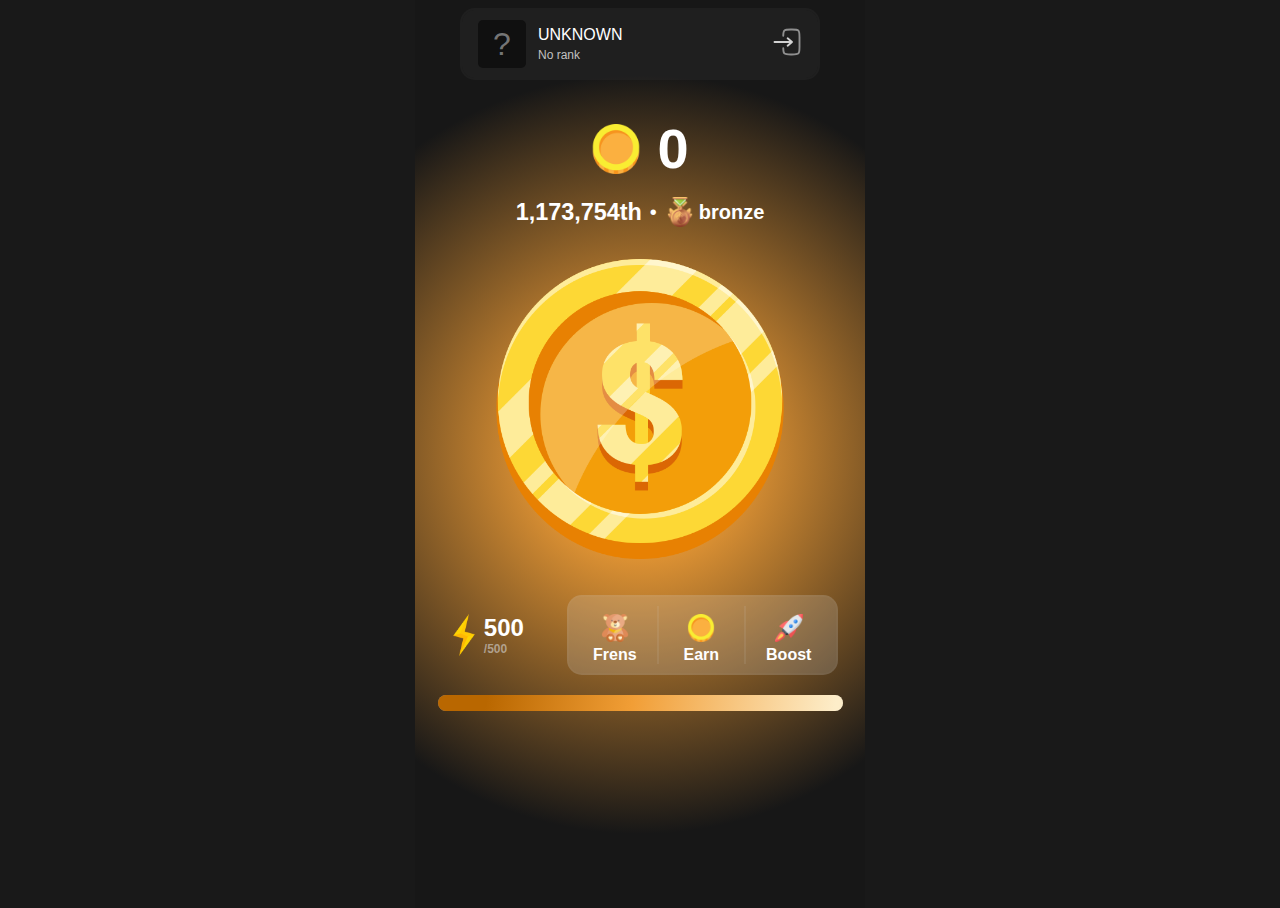
<file: index.html>
<!DOCTYPE html>
<html lang="en">
<head>
    <meta charset="UTF-8">
    <meta name="viewport" content="width=device-width, initial-scale=1.0">
    <title>NotCoin</title>
    <link rel="stylesheet" href="./assets/css/style.css">
    <link rel="stylesheet" href="./assets/css/responsive.css">
    <meta name="theme-color" content="#f19e36" />

    <link rel="icon" type="image/x-icon" href="./assets/favicon/favicon.ico">

</head>
<body>

    
    <div class="squad-container">
        <div class="login">
            <div class="login-detail">
                <div class="profile">
                    <span>?</span>
                </div>

                <div class="user-data">
                    <span class="name">UNKNOWN</span>
                    <span class="user-rank">No rank</span>
                </div>
            </div>

            <div>
                <svg width="30px" height="30px" viewBox="0 0 24 24" fill="none" xmlns="http://www.w3.org/2000/svg">
                    <path opacity="0.8" d="M2.00098 11.999L16.001 11.999M16.001 11.999L12.501 8.99902M16.001 11.999L12.501 14.999" stroke="#ffffff" stroke-width="1.5" stroke-linecap="round" stroke-linejoin="round"/>
                    <path opacity="0.5" d="M9.00195 7C9.01406 4.82497 9.11051 3.64706 9.87889 2.87868C10.7576 2 12.1718 2 15.0002 2L16.0002 2C18.8286 2 20.2429 2 21.1215 2.87868C22.0002 3.75736 22.0002 5.17157 22.0002 8L22.0002 16C22.0002 18.8284 22.0002 20.2426 21.1215 21.1213C20.2429 22 18.8286 22 16.0002 22H15.0002C12.1718 22 10.7576 22 9.87889 21.1213C9.11051 20.3529 9.01406 19.175 9.00195 17" stroke="#ffffff" stroke-width="1.5" stroke-linecap="round"/>
                </svg>
            </div>
        </div>
    </div>

    <div class="coin-count-container">
        <img src="./assets/images/coin.png" width="45px">
        <h1 class="select-none"></h1>
    </div>

    <div class="rank-container">
        <div class="rank-items">
            <h3 class="select-none">1,173,754th</h3>
            <span>•</span>
            <img src="./assets/images/bronze-medal.png" class="select-none" width="30px">
            <span id="rank" class="select-none">bronze</span>
        </div>
    </div>
    
    <div class="coin-container">
        <!-- <span>+1</span> -->
        <img src="./assets/images/golden.png" id="coin" class="select-none" width="300px" />
    </div>

    <div class="menu-container">
        <div class="power">
            <img src="./assets/images/thunder.png" width="40px">
            <div class="power-count">
                <span id="power" class="select-none">0</span>
                <span class="gray select-none" id="total">/0</span>
            </div>
        </div>

        <div class="menu-bottuns">
            <a href="/frens.html" class="button b-r">
                <img src="./assets/images/teddy-bear.png" alt="" width="28px">
                <span class="select-none">Frens</span>
            </a>
            <a href="/earn.html" class="button b-r">
                <img src="./assets/images/coin.png" alt="" width="28px">
                <span class="select-none">Earn</span>
            </a>
            <a href="/boost.html" class="button">
                <img src="./assets/images/rocket.png" alt="" width="28px">
                <span class="select-none">Boost</span>
            </a>
        </div>
    </div>

    <div class="progress-bar">
        <div class="progress"></div>
    </div>


    <script src="./assets/js/main.js"></script>
</body>
</html>
</file>
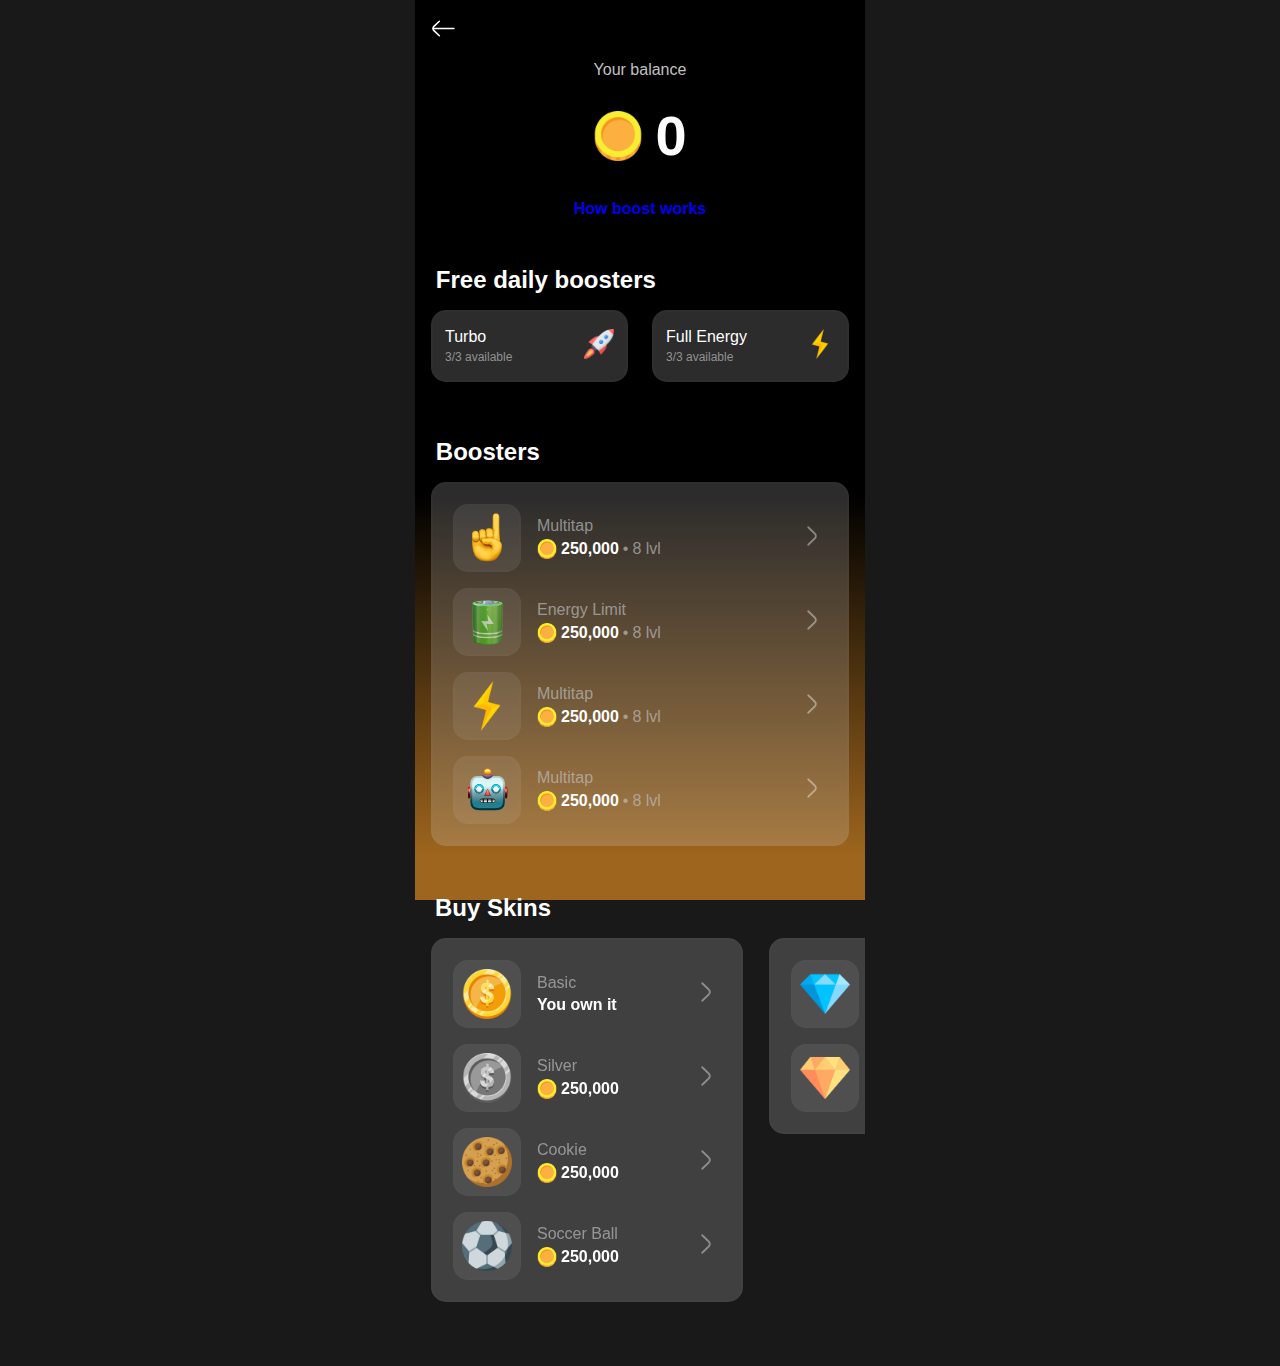
<file: boost.html>
<!DOCTYPE html>
<html lang="en">
<head>
    <meta charset="UTF-8">
    <meta name="viewport" content="width=device-width, initial-scale=1.0">
    <title>NotCoin - Boosters</title>
    <link rel="stylesheet" href="./assets/css/style.css">
    <link rel="stylesheet" href="./assets/css/responsive.css">

    <link rel="icon" type="image/x-icon" href="./assets/favicon/favicon.ico">
    <link rel="icon" type="image/png" href="./assets/favicon/favicon-16x16.png" sizes="16x16">
    <link rel="icon" type="image/png" href="./assets/favicon/favicon-32x32.png" sizes="32x32">
    <link rel="apple-touch-icon" href="./assets/favicon/apple-touch-icon.png">
    <link rel="android-chrome-192x192" href="./assets/favicon/android-chrome-192x192.png" sizes="192x192">
    <link rel="android-chrome-512x512" href="./assets/favicon/android-chrome-512x512.png" sizes="512x512">

    <link rel="stylesheet" href="https://cdn.jsdelivr.net/npm/swiper@11/swiper-bundle.min.css" />

</head>
<body class="boost">
    
    <div class="haeder">
        <a href="/">
            <svg width="25px" height="25px" viewBox="0 0 24 24" fill="none" xmlns="http://www.w3.org/2000/svg">
                <path d="M22 11.9299H2" stroke="#ffffff" stroke-width="1.5" stroke-linecap="round" stroke-linejoin="round"/>
                <path d="M8.00009 19L2.84009 14C2.5677 13.7429 2.35071 13.433 2.20239 13.0891C2.05407 12.7452 1.97754 12.3745 1.97754 12C1.97754 11.6255 2.05407 11.2548 2.20239 10.9109C2.35071 10.567 2.5677 10.2571 2.84009 10L8.00009 5" stroke="#ffffff" stroke-width="1.5" stroke-linecap="round" stroke-linejoin="round"/>
            </svg>
        </a>
        <!-- <h1>Notcoin</h1> -->
    </div>

    <div class="user-balance">
        <div class="balance-title">
            <span class="select-none">Your balance</span>
        </div>
        <div class="balance-coins">
            <img src="./assets/images/coin.png" width="50px" alt="">
            <span id="balance" class="select-none"></span>
        </div>
        <div class="balance-guid">
            <a href="/guid.html" class="select-none">How boost works</a>
        </div>
    </div>


    <div class="free-boosts">
        <div class="free-boosts-title">
            <h2>Free daily boosters</h2>
        </div>
        <div class="free-boosts-buttons">

            <div class="free-boost-button m-r" id="turbo">
                <div class="free-boosts-detail">
                    <span class="select-none">Turbo</span>
                    <span class="available select-none">3/3 available</span>
                </div>
                <div>
                    <img src="./assets/images/rocket.png" width="30px" alt="">
                </div>
            </div>

            <div class="free-boost-button m-l" id="charge">
                <div class="free-boosts-detail">
                    <span class="select-none">Full Energy</span>
                    <span class="available select-none">3/3 available</span>
                </div>
                <div>
                    <img src="./assets/images/thunder.png" width="30px" alt="">
                </div>
            </div>


        </div>
        
    </div>

    <div class="boosters">
        <div class="boosters-title">
            <h2 class="select-none">Boosters</h2>
        </div>

        <div class="boosters-buttons">
            <div class="boosters-button m-b-1">

                <div class="boosters-button-detail">
                    <div class="boosters-button-image">
                        <img src="./assets/images/point_up.png" width="50px">
                    </div>
                    <div>
                        <div>
                            <h4>Multitap</h4>
                        </div>
                        <div class="boosters-button-data">
                            <img src="./assets/images/coin.png" width="20px" class="m-r-25">
                            <h5 class="m-r-25">250,000</h5>
                            <span class="m-r-25">•</span>
                            <p>8 lvl</p>
                        </div>
                    </div>
                </div>

                <div>
                    <svg width="30px" height="30px" viewBox="0 0 24 24" fill="none" xmlns="http://www.w3.org/2000/svg">
                        <path d="M9 5L14.15 10C14.4237 10.2563 14.6419 10.5659 14.791 10.9099C14.9402 11.2539 15.0171 11.625 15.0171 12C15.0171 12.375 14.9402 12.7458 14.791 13.0898C14.6419 13.4339 14.4237 13.7437 14.15 14L9 19" stroke="#ffffff" opacity="0.4" stroke-width="1.5" stroke-linecap="round" stroke-linejoin="round"/>
                    </svg>
                </div>


            </div>

            <div class="boosters-button m-b-1">

                <div class="boosters-button-detail">
                    <div class="boosters-button-image">
                        <img src="./assets/images/battery.png" width="45px">
                    </div>
                    <div>
                        <div>
                            <h4>Energy Limit</h4>
                        </div>
                        <div class="boosters-button-data">
                            <img src="./assets/images/coin.png" width="20px" class="m-r-25">
                            <h5 class="m-r-25">250,000</h5>
                            <span class="m-r-25">•</span>
                            <p>8 lvl</p>
                        </div>
                    </div>
                </div>

                <div>
                    <svg width="30px" height="30px" viewBox="0 0 24 24" fill="none" xmlns="http://www.w3.org/2000/svg">
                        <path d="M9 5L14.15 10C14.4237 10.2563 14.6419 10.5659 14.791 10.9099C14.9402 11.2539 15.0171 11.625 15.0171 12C15.0171 12.375 14.9402 12.7458 14.791 13.0898C14.6419 13.4339 14.4237 13.7437 14.15 14L9 19" stroke="#ffffff" opacity="0.4" stroke-width="1.5" stroke-linecap="round" stroke-linejoin="round"/>
                    </svg>
                </div>


            </div>

            <div class="boosters-button m-b-1">

                <div class="boosters-button-detail">
                    <div class="boosters-button-image">
                        <img src="./assets/images/thunder.png" width="50px">
                    </div>
                    <div>
                        <div>
                            <h4>Multitap</h4>
                        </div>
                        <div class="boosters-button-data">
                            <img src="./assets/images/coin.png" width="20px" class="m-r-25">
                            <h5 class="m-r-25">250,000</h5>
                            <span class="m-r-25">•</span>
                            <p>8 lvl</p>
                        </div>
                    </div>
                </div>

                <div>
                    <svg width="30px" height="30px" viewBox="0 0 24 24" fill="none" xmlns="http://www.w3.org/2000/svg">
                        <path d="M9 5L14.15 10C14.4237 10.2563 14.6419 10.5659 14.791 10.9099C14.9402 11.2539 15.0171 11.625 15.0171 12C15.0171 12.375 14.9402 12.7458 14.791 13.0898C14.6419 13.4339 14.4237 13.7437 14.15 14L9 19" stroke="#ffffff" opacity="0.4" stroke-width="1.5" stroke-linecap="round" stroke-linejoin="round"/>
                    </svg>
                </div>


            </div>

            <div class="boosters-button">

                <div class="boosters-button-detail">
                    <div class="boosters-button-image">
                        <img src="./assets/images/robot_face.png" width="45px">
                    </div>
                    <div>
                        <div>
                            <h4>Multitap</h4>
                        </div>
                        <div class="boosters-button-data">
                            <img src="./assets/images/coin.png" width="20px" class="m-r-25">
                            <h5 class="m-r-25">250,000</h5>
                            <span class="m-r-25">•</span>
                            <p>8 lvl</p>
                        </div>
                    </div>
                </div>

                <div>
                    <svg width="30px" height="30px" viewBox="0 0 24 24" fill="none" xmlns="http://www.w3.org/2000/svg">
                        <path d="M9 5L14.15 10C14.4237 10.2563 14.6419 10.5659 14.791 10.9099C14.9402 11.2539 15.0171 11.625 15.0171 12C15.0171 12.375 14.9402 12.7458 14.791 13.0898C14.6419 13.4339 14.4237 13.7437 14.15 14L9 19" stroke="#ffffff" opacity="0.4" stroke-width="1.5" stroke-linecap="round" stroke-linejoin="round"/>
                    </svg>
                </div>


            </div>
        </div>
    </div>


    <div class="buy-skins">
        <div class="boosters-title" style="padding: 0 1.25rem;">
            <h2 class="select-none">Buy Skins</h2>
        </div>

        <div class="swiper skinSwiper">
            <div class="swiper-wrapper">
              <div class="swiper-slide slide">
                <div class="skin-button m-b-1">
                    <div class="boosters-button-detail">
                        <div class="boosters-button-image">
                            <img src="./assets/images/golden.png" width="50px">
                        </div>
                        <div>
                            <div>
                                <h4>Basic</h4>
                            </div>
                            <div class="boosters-button-data">
                                <h5>You own it</h5>
                            </div>
                        </div>
                    </div>
    
                    <div>
                        <svg width="30px" height="30px" viewBox="0 0 24 24" fill="none" xmlns="http://www.w3.org/2000/svg">
                            <path d="M9 5L14.15 10C14.4237 10.2563 14.6419 10.5659 14.791 10.9099C14.9402 11.2539 15.0171 11.625 15.0171 12C15.0171 12.375 14.9402 12.7458 14.791 13.0898C14.6419 13.4339 14.4237 13.7437 14.15 14L9 19" stroke="#ffffff" opacity="0.4" stroke-width="1.5" stroke-linecap="round" stroke-linejoin="round"/>
                        </svg>
                    </div>
                </div>

                <div class="skin-button m-b-1">
                    <div class="boosters-button-detail">
                        <div class="boosters-button-image">
                            <img src="./assets/images/silver.png" width="50px">
                        </div>
                        <div>
                            <div>
                                <h4>Silver</h4>
                            </div>
                            <div class="boosters-button-data">
                                <img src="./assets/images/coin.png" width="20px" class="m-r-25">
                                <h5>250,000</h5>
                            </div>
                        </div>
                    </div>
    
                    <div>
                        <svg width="30px" height="30px" viewBox="0 0 24 24" fill="none" xmlns="http://www.w3.org/2000/svg">
                            <path d="M9 5L14.15 10C14.4237 10.2563 14.6419 10.5659 14.791 10.9099C14.9402 11.2539 15.0171 11.625 15.0171 12C15.0171 12.375 14.9402 12.7458 14.791 13.0898C14.6419 13.4339 14.4237 13.7437 14.15 14L9 19" stroke="#ffffff" opacity="0.4" stroke-width="1.5" stroke-linecap="round" stroke-linejoin="round"/>
                        </svg>
                    </div>
                </div>

                <div class="skin-button m-b-1">
                    <div class="boosters-button-detail">
                        <div class="boosters-button-image">
                            <img src="./assets/images/cookie.png" width="50px">
                        </div>
                        <div>
                            <div>
                                <h4>Cookie</h4>
                            </div>
                            <div class="boosters-button-data">
                                <img src="./assets/images/coin.png" width="20px" class="m-r-25">
                                <h5>250,000</h5>
                            </div>
                        </div>
                    </div>
    
                    <div>
                        <svg width="30px" height="30px" viewBox="0 0 24 24" fill="none" xmlns="http://www.w3.org/2000/svg">
                            <path d="M9 5L14.15 10C14.4237 10.2563 14.6419 10.5659 14.791 10.9099C14.9402 11.2539 15.0171 11.625 15.0171 12C15.0171 12.375 14.9402 12.7458 14.791 13.0898C14.6419 13.4339 14.4237 13.7437 14.15 14L9 19" stroke="#ffffff" opacity="0.4" stroke-width="1.5" stroke-linecap="round" stroke-linejoin="round"/>
                        </svg>
                    </div>
                </div>

                <div class="skin-button">
                    <div class="boosters-button-detail">
                        <div class="boosters-button-image">
                            <img src="./assets/images/soccer-ball.png" width="50px">
                        </div>
                        <div>
                            <div>
                                <h4>Soccer Ball</h4>
                            </div>
                            <div class="boosters-button-data">
                                <img src="./assets/images/coin.png" width="20px" class="m-r-25">
                                <h5>250,000</h5>
                            </div>
                        </div>
                    </div>
    
                    <div>
                        <svg width="30px" height="30px" viewBox="0 0 24 24" fill="none" xmlns="http://www.w3.org/2000/svg">
                            <path d="M9 5L14.15 10C14.4237 10.2563 14.6419 10.5659 14.791 10.9099C14.9402 11.2539 15.0171 11.625 15.0171 12C15.0171 12.375 14.9402 12.7458 14.791 13.0898C14.6419 13.4339 14.4237 13.7437 14.15 14L9 19" stroke="#ffffff" opacity="0.4" stroke-width="1.5" stroke-linecap="round" stroke-linejoin="round"/>
                        </svg>
                    </div>
                </div>
              </div>
              <div class="swiper-slide slide">
                <div class="skin-button m-b-1">
                    <div class="boosters-button-detail">
                        <div class="boosters-button-image">
                            <img src="./assets/images/diamond.png" width="50px">
                        </div>
                        <div>
                            <div>
                                <h4>Diamond</h4>
                            </div>
                            <div class="boosters-button-data">
                                <img src="./assets/images/coin.png" width="20px" class="m-r-25">
                                <h5>250,000</h5>
                            </div>
                        </div>
                    </div>
    
                    <div>
                        <svg width="30px" height="30px" viewBox="0 0 24 24" fill="none" xmlns="http://www.w3.org/2000/svg">
                            <path d="M9 5L14.15 10C14.4237 10.2563 14.6419 10.5659 14.791 10.9099C14.9402 11.2539 15.0171 11.625 15.0171 12C15.0171 12.375 14.9402 12.7458 14.791 13.0898C14.6419 13.4339 14.4237 13.7437 14.15 14L9 19" stroke="#ffffff" opacity="0.4" stroke-width="1.5" stroke-linecap="round" stroke-linejoin="round"/>
                        </svg>
                    </div>
                </div>

                <div class="skin-button">
                    <div class="boosters-button-detail">
                        <div class="boosters-button-image">
                            <img src="./assets/images/diamond (1).png" width="50px">
                        </div>
                        <div>
                            <div>
                                <h4>Diamond 2</h4>
                            </div>
                            <div class="boosters-button-data">
                                <img src="./assets/images/coin.png" width="20px" class="m-r-25">
                                <h5>250,000</h5>
                            </div>
                        </div>
                    </div>
    
                    <div>
                        <svg width="30px" height="30px" viewBox="0 0 24 24" fill="none" xmlns="http://www.w3.org/2000/svg">
                            <path d="M9 5L14.15 10C14.4237 10.2563 14.6419 10.5659 14.791 10.9099C14.9402 11.2539 15.0171 11.625 15.0171 12C15.0171 12.375 14.9402 12.7458 14.791 13.0898C14.6419 13.4339 14.4237 13.7437 14.15 14L9 19" stroke="#ffffff" opacity="0.4" stroke-width="1.5" stroke-linecap="round" stroke-linejoin="round"/>
                        </svg>
                    </div>
                </div>
              </div>
              <div class="swiper-slide"></div>
            </div>
        </div>
    </div>



    <script src="https://cdn.jsdelivr.net/npm/swiper@11/swiper-bundle.min.js"></script>


    <script>
        var swiper = new Swiper(".skinSwiper", {
            slidesPerView: 2,
            spaceBetween: 10

        });
    </script>

    <script src="./assets/js/charge.js"></script>
    <script src="./assets/js/boost.js"></script>
</body>
</html>
</file>
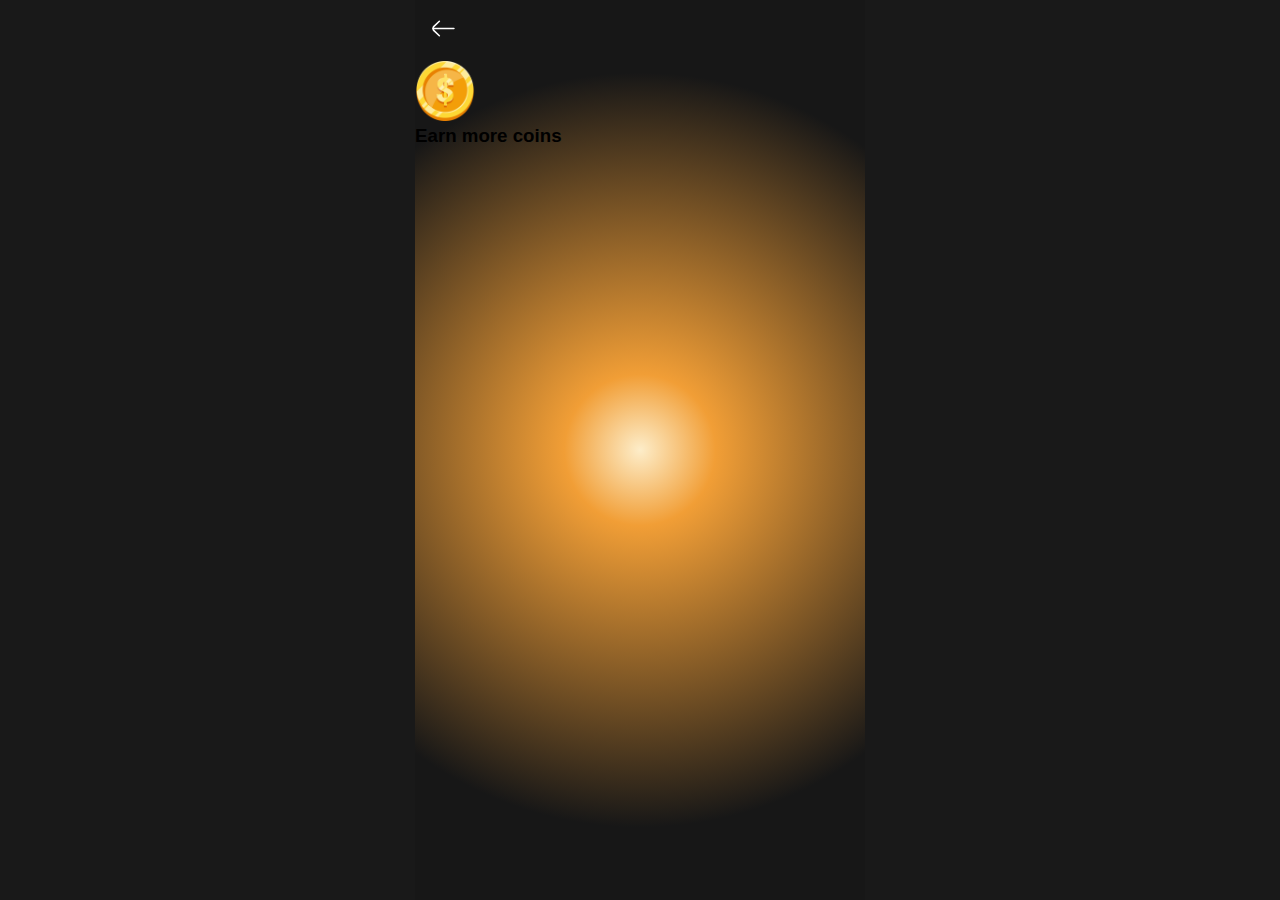
<file: earn.html>
<!DOCTYPE html>
<html lang="en">
<head>
    <meta charset="UTF-8">
    <meta name="viewport" content="width=device-width, initial-scale=1.0">
    <title>Document</title>
    <link rel="stylesheet" href="./assets/css/style.css">
    <link rel="stylesheet" href="./assets/css/responsive.css">
    <meta name="theme-color" content="#f19e36" />

    <link rel="icon" type="image/x-icon" href="./assets/favicon/favicon.ico">
</head>
<body class="earn">

    <div class="haeder">
        <a href="/">
            <svg width="25px" height="25px" viewBox="0 0 24 24" fill="none" xmlns="http://www.w3.org/2000/svg">
                <path d="M22 11.9299H2" stroke="#ffffff" stroke-width="1.5" stroke-linecap="round" stroke-linejoin="round"/>
                <path d="M8.00009 19L2.84009 14C2.5677 13.7429 2.35071 13.433 2.20239 13.0891C2.05407 12.7452 1.97754 12.3745 1.97754 12C1.97754 11.6255 2.05407 11.2548 2.20239 10.9109C2.35071 10.567 2.5677 10.2571 2.84009 10L8.00009 5" stroke="#ffffff" stroke-width="1.5" stroke-linecap="round" stroke-linejoin="round"/>
            </svg>
        </a>
        <!-- <h1>Notcoin</h1> -->
    </div>

    <div class="earn-more">
        <img src="./assets/images/golden.png" width="60px">
        <h3>Earn more coins</h3>
    </div>

    <div class="invite-bonus-box">
        
    </div>
    
    <script src="./assets/js/charge.js"></script>
</body>
</html>
</file>
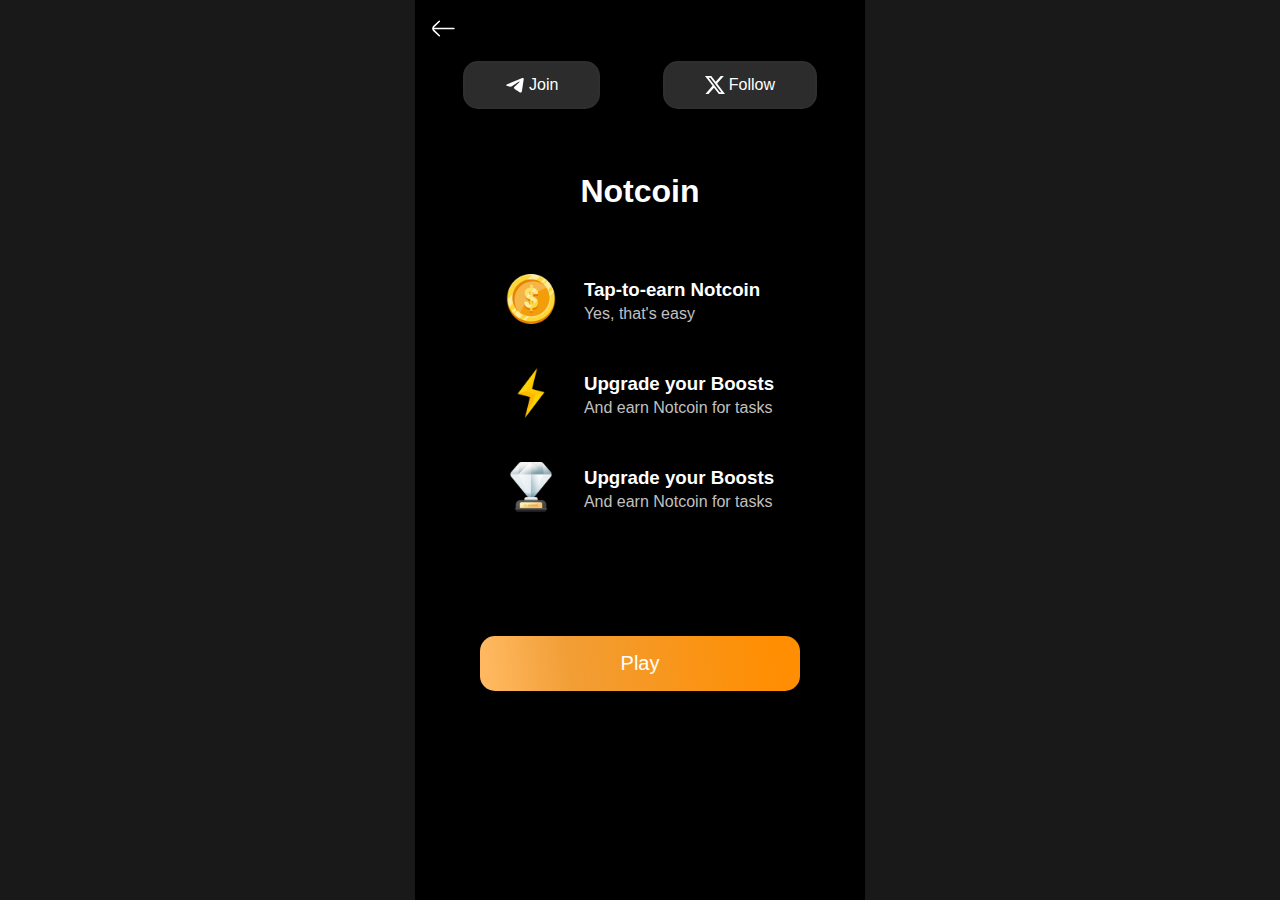
<file: guid.html>
<!DOCTYPE html>
<html lang="en">
<head>
    <meta charset="UTF-8">
    <meta name="viewport" content="width=device-width, initial-scale=1.0">
    <title>Document</title>

    <link rel="stylesheet" href="./assets/css/style.css">
    <link rel="stylesheet" href="./assets/css/responsive.css">

    <link rel="icon" type="image/x-icon" href="./assets/favicon/favicon.ico">
    <link rel="icon" type="image/png" href="./assets/favicon/favicon-16x16.png" sizes="16x16">
    <link rel="icon" type="image/png" href="./assets/favicon/favicon-32x32.png" sizes="32x32">
    <link rel="apple-touch-icon" href="./assets/favicon/apple-touch-icon.png">
    <link rel="android-chrome-192x192" href="./assets/favicon/android-chrome-192x192.png" sizes="192x192">
    <link rel="android-chrome-512x512" href="./assets/favicon/android-chrome-512x512.png" sizes="512x512">
</head>
<body class="guid">

    <div class="haeder">
        <a href="/boost.html">
            <svg width="25px" height="25px" viewBox="0 0 24 24" fill="none" xmlns="http://www.w3.org/2000/svg">
                <path d="M22 11.9299H2" stroke="#ffffff" stroke-width="1.5" stroke-linecap="round" stroke-linejoin="round"/>
                <path d="M8.00009 19L2.84009 14C2.5677 13.7429 2.35071 13.433 2.20239 13.0891C2.05407 12.7452 1.97754 12.3745 1.97754 12C1.97754 11.6255 2.05407 11.2548 2.20239 10.9109C2.35071 10.567 2.5677 10.2571 2.84009 10L8.00009 5" stroke="#ffffff" stroke-width="1.5" stroke-linecap="round" stroke-linejoin="round"/>
            </svg>
        </a>
        <!-- <h1>Notcoin</h1> -->
    </div>

    <div class="guid-social">
        <a class="guid-telegram">
            <svg width="20px" height="20px" viewBox="0 0 48 48" fill="none" xmlns="http://www.w3.org/2000/svg">
                <path d="M41.4193 7.30899C41.4193 7.30899 45.3046 5.79399 44.9808 9.47328C44.8729 10.9883 43.9016 16.2908 43.1461 22.0262L40.5559 39.0159C40.5559 39.0159 40.3401 41.5048 38.3974 41.9377C36.4547 42.3705 33.5408 40.4227 33.0011 39.9898C32.5694 39.6652 24.9068 34.7955 22.2086 32.4148C21.4531 31.7655 20.5897 30.4669 22.3165 28.9519L33.6487 18.1305C34.9438 16.8319 36.2389 13.8019 30.8426 17.4812L15.7331 27.7616C15.7331 27.7616 14.0063 28.8437 10.7686 27.8698L3.75342 25.7055C3.75342 25.7055 1.16321 24.0823 5.58815 22.459C16.3807 17.3729 29.6555 12.1786 41.4193 7.30899Z" fill="#ffffff"/>
            </svg>
            Join
        </a>
        <a class="guid-x">
            <svg xmlns="http://www.w3.org/2000/svg" width="20px" height="20px" fill="none" viewBox="0 0 16 16">
                <path d="M12.6.75h2.454l-5.36 6.142L16 15.25h-4.937l-3.867-5.07-4.425 5.07H.316l5.733-6.57L0 .75h5.063l3.495 4.633L12.601.75Zm-.86 13.028h1.36L4.323 2.145H2.865z" fill="#ffffff"/>
            </svg>
            Follow
        </a>
    </div>


    <div class="guid-content">
        <div class="guid-title">
            <h1>Notcoin</h1>
        </div>
        <div class="guid-help">
            <div class="guid-help-detail">
                <div>
                    <img src="./assets/images/golden.png" width="50px">
                </div>
                <div>
                    <h3>Tap-to-earn Notcoin</h3>
                    <p>Yes, that's easy</p>
                </div>
            </div>

            <div class="guid-help-detail">
                <div>
                    <img src="./assets/images/thunder.png" width="50px">
                </div>
                <div>
                    <h3>Upgrade your Boosts</h3>
                    <p>And earn Notcoin for tasks</p>
                </div>
            </div>

            <div class="guid-help-detail">
                <div>
                    <img src="./assets/images/trophy.png" width="50px">
                </div>
                <div>
                    <h3>Upgrade your Boosts</h3>
                    <p>And earn Notcoin for tasks</p>
                </div>
            </div>

        </div>
    </div>

    <div class="guid-button">
        <a href="/" >Play</a>
    </div>

    <script src="./assets/js/charge.js"></script>
</body>
</html>
</file>
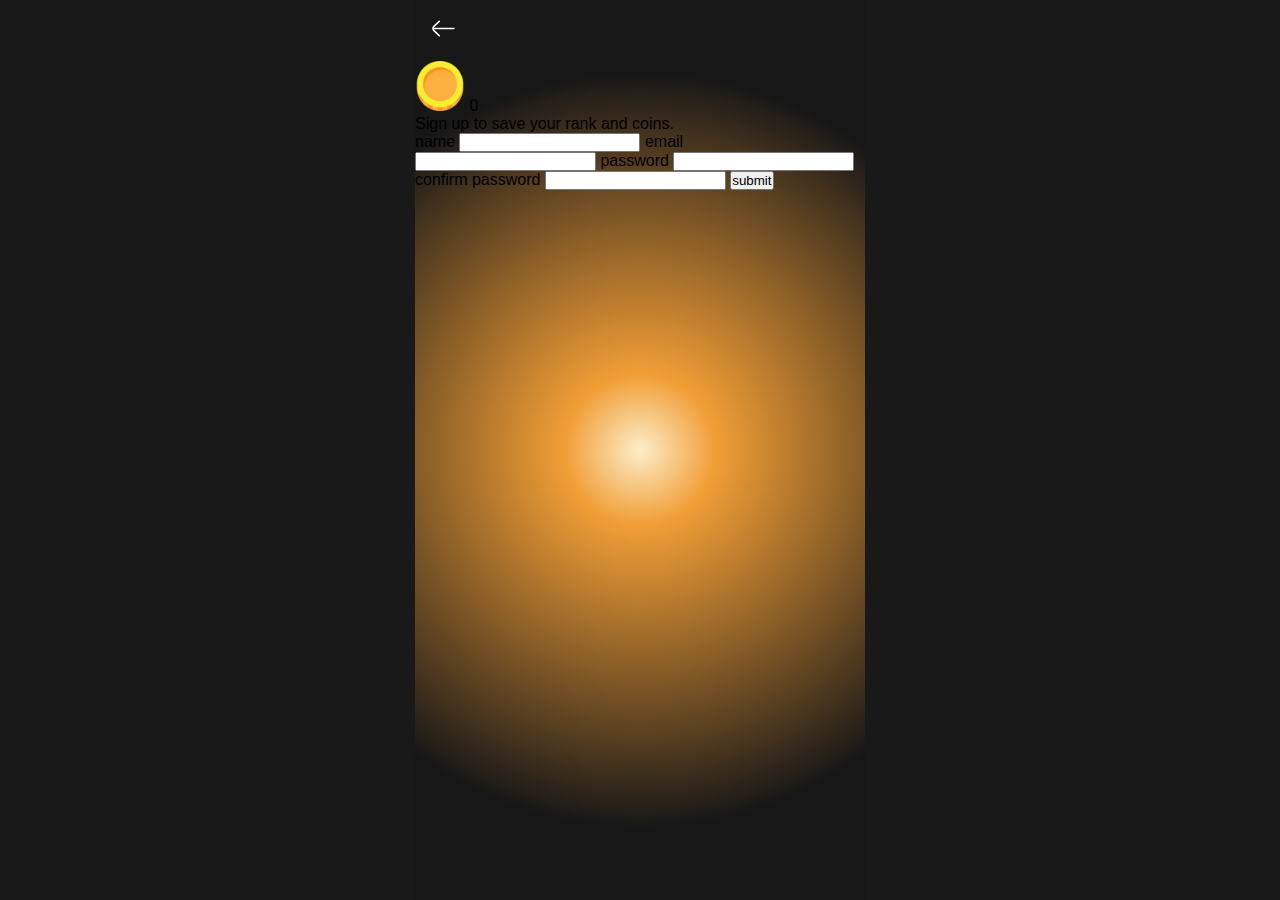
<file: login.html>
<!DOCTYPE html>
<html lang="en">
<head>
    <meta charset="UTF-8">
    <meta name="viewport" content="width=device-width, initial-scale=1.0">
    <title>Document</title>
    <link rel="stylesheet" href="./assets/css/style.css">
    <link rel="stylesheet" href="./assets/css/responsive.css">
    <meta name="theme-color" content="#f19e36" />

    <link rel="icon" type="image/x-icon" href="./assets/favicon/favicon.ico">
</head>
<body class="login-page">

    <div class="haeder">
        <a href="/notcoin">
            <svg width="25px" height="25px" viewBox="0 0 24 24" fill="none" xmlns="http://www.w3.org/2000/svg">
                <path d="M22 11.9299H2" stroke="#ffffff" stroke-width="1.5" stroke-linecap="round" stroke-linejoin="round"/>
                <path d="M8.00009 19L2.84009 14C2.5677 13.7429 2.35071 13.433 2.20239 13.0891C2.05407 12.7452 1.97754 12.3745 1.97754 12C1.97754 11.6255 2.05407 11.2548 2.20239 10.9109C2.35071 10.567 2.5677 10.2571 2.84009 10L8.00009 5" stroke="#ffffff" stroke-width="1.5" stroke-linecap="round" stroke-linejoin="round"/>
            </svg>
        </a>
        <!-- <h1>Notcoin</h1> -->
    </div>

    <div class="login-coins">
        <img src="./assets/images/coin.png" width="50px">
        <span class="login-coins-count"></span>
    </div>

    <div class="login-page-detail">
        <span>Sign up to save your rank and coins.</span>
    </div>

    <div class="login-form">
        <form action="#">
            <label for="name">name</label>
            <input type="text" name="name" id="name">

            <label for="email">email</label>
            <input type="email" name="email" id="email">

            <label for="password">password</label>
            <input type="password" name="password" id="password">

            <label for="confrim">confirm password</label>
            <input type="password" name="confirm" id="confirm">    
            
            <input class="submit-button" type="button" value="submit">
        </form>
    </div>

    <script>
        let coins = localStorage.getItem('coins')
        document.querySelector('.login-coins-count').textContent = coins;
    </script>

    <script src="./assets/js/charge.js"></script>
</body>
</html>
</file>
<file: assets/css/style.css>
* {
    margin: 0;
    padding: 0;
    box-sizing: border-box;
}

a {
    text-decoration: none;
}
a:active {
    color: rgba(241,158,54,1);
}

html {
    font-family: sans-serif;
}
.select-none {
    -moz-user-select: none;
    -webkit-user-select: none;
    user-select: none;
}

body {
    overflow-y: hidden;
    background: radial-gradient(circle, rgba(209,213,223,1) 0%, rgba(123,130,149,1) 15%, rgb(0, 0, 0) 75%);
    background: radial-gradient(circle, rgba(253,237,201,1) 0%, rgba(241,158,54,1) 15%, rgba(23,23,23,1) 75%);
    /* background: radial-gradient(circle, rgba(190,201,233,1) 0%, rgba(95,107,189,1) 15%, rgba(23,23,23,1) 75%); */
    /* background: radial-gradient(circle, rgba(122,230,243,1) 10%, rgba(31,118,191,1) 25%, rgba(23,23,23,1) 75%); */
    /* background: radial-gradient(circle, rgba(205,122,243,1) 0%, rgba(154,31,191,1) 15%, rgba(23,23,23,1) 75%); */

    background-repeat: no-repeat;
    min-height: 100vh;   
}
.haeder {
    display: flex;
    align-items: center;
    padding: 1rem;
}
.haeder a {
    margin-right: 1rem;
}
.squad-container {
    margin: 1.75rem auto;
    width: 80%;
    height: 4.5rem;
    border-radius: 15px;
    background-color: rgba(50, 49, 49, 0.3);
    border: 2px solid rgb(43, 42, 42, 0.05);
}
.login {
    display: flex;
    align-items: center;
    justify-content: space-between;
    height: 100%;
    padding: 0 1rem;
}
.login-detail {
    display: flex;
    align-items: center;
}
.profile {
    width: 3rem;
    height: 3rem;
    background-color: rgb(16, 16, 16);
    display: flex;
    justify-content: center;
    align-items: center;
    border-radius: 5px;
}
.profile span {
    font-size: 2rem;
    color: rgba(151, 151, 151, 0.773);
}
.user-data {
    display: flex;
    flex-direction: column;
    margin-left: 0.75rem;
}

.name {
    color: #ffffff;
}

.user-rank {
    font-size: 0.75rem;
    margin-top: 0.25rem;
    color: #c1c1c1;
}
.coin-count-container {
    width: 100%;
    display: flex;
    justify-content: center;
    align-items: center;
    margin-top: 2.25rem;
}

.rank-container {
    margin-top: 1rem;
    margin-bottom: 2rem;
    display: flex;
    justify-content: center;
    align-items: center;
    color: #ffffff;
}

.rank-items {
    display: flex;
    align-items: center;
    font-size: 1.25rem;
}

.rank-items h3{
    margin-right: 0.5rem;
}
.rank-items img{
    margin-left: 0.5rem;
    margin-right: 0.25rem;
}
#rank {
    font-weight: bold;
}
.coin-count-container img {
    margin-right: 1rem;
    width: 50px;
}

.coin-count-container h1 {
    color: #ffffff;
    font-size: 3.5rem;
}


.coin-container {
    position: relative;
    margin-top: 1.5rem;
    width: 100%;
    display: flex;
    justify-content: center;
}

.coin-container span {
    position: absolute;
    z-index: 999;
    font-size: 2rem;
    color: #ffffff;
}

#coin {
    transition: .1s;
    transform-style: preserve-3d;
}

.menu-container {
    margin-top: 2.25rem;
    width: 90%;
    display: flex;
    justify-content: center;
    align-items: center;
}
.power {
    display: flex;
    justify-content: center;
    margin-right: 0.5rem;
    width: 33%;
}
.power-count {
    display: flex;
    flex-direction: column;
}

.power-count span {
    color: #ffffff;
    font-weight: bold;
    font-size: 1.5rem;
}
.gray {
    color: #d7d7d798!important;
    font-size: 0.75rem!important;
}

.menu-bottuns {
    width: 67%;
    padding: 1rem 0.25rem;
    display: flex;
    justify-content: space-around;
    align-items: center;
    height: 5rem;
    background-color: rgba(218, 218, 218, 0.2);
    border: 2px solid rgba(218, 218, 218, 0.03);
    border-radius: 15px;
    margin-left: 0.5rem;
    margin-right: -1.25rem;
}

.button {
    display: flex;
    flex-direction: column;
    justify-content: center;
    align-items: center;
    padding: 0 0.25rem;
    width: 33.3333%;
}
.button img {
    margin-top: 0.5rem;
}
.button span {
    margin-top: 0.25rem;
    font-weight: bold;
    color: #ffffff;
}
.b-r {
    border-right: 2px solid rgba(218, 218, 218, 0.1);
}
.progress-bar {
    width: 90%;
    height: 1rem;
    margin: 1.25rem auto;
    border-radius: 30px;
    background-color: rgba(218, 218, 218, 0.5)
}
.progress {
    /* width: 100%; */
    height: 100%;
    /* background: linear-gradient(278deg, rgba(205,122,243,1) 2%, rgba(154,31,191,1) 52%, rgba(75,1,97,1) 88%); */
    background: linear-gradient(278deg, rgba(253,237,201,1) 2%, rgba(241,158,54,1) 52%, rgba(185,103,0,1) 88%);
    border-radius: 30px;
}
























/* boost page styles */

.boost {
    overflow-y: scroll!important;
    background: linear-gradient(0deg, rgba(241,158,54,1) 2%, rgb(0, 0, 0) 45%);
    background: linear-gradient(0deg, rgba(157,101,30,1) 5%, rgba(0,0,0,1) 45%);
    background-repeat: no-repeat;
    background-attachment: fixed;
    color: #ffffff;
    padding-bottom: 4rem;
}

.user-balance {
    display: flex;
    flex-direction: column;
    justify-content: center;
    align-items: center;
    padding-bottom: 3rem;
}

.balance-title {
    color: #c1c1c1;
    margin-bottom: 1.5rem;
}

.balance-coins {
    display: flex;
    justify-content: center;
    align-items: center;
    margin-bottom: 2rem;
    font-size: 3.5rem;
    font-weight: bold;
}

.balance-coins img {
    margin-right: 0.75rem;
}

.balance-guid {
    color: rgba(185,103,0,1);
    font-weight: 700;
}

.free-boosts {
    padding: 0 1rem;
}

.free-boosts-title {
    margin-bottom: 0.5rem;
    padding: 0 0.3rem;
}

.free-boosts-buttons {
    display: flex;
    justify-content: space-between;
    align-items: center;
    width: 100%;
}

.free-boost-button {
    cursor: pointer;
    display: flex;
    width: 50%;
    height: 4.5rem;
    margin: 0.5rem 0;
    justify-content: space-between;
    align-items: center;
    border-radius: 15px;
    padding: 0 0.75rem;
    background-color: rgba(218, 218, 218, 0.2);
    border:2px solid rgba(218, 218, 218, 0.02);
}
.free-boosts-detail {
    display: flex;
    flex-direction: column;
    justify-content: center;
}

.m-r {
    margin-right: 0.75rem;
}

.m-l {
    margin-left: 0.75rem;
}

.available {
    margin-top: 0.25rem;
    color: #919191;
    font-size: 0.75rem;
}

.boosters {
    margin-top: 3rem;
    padding: 0 1rem;
}

.boosters-title {
    margin-bottom: 1rem;
    padding: 0 0.3rem;
}

.boosters-buttons {
    width: 100%;
    border-radius: 15px;
    padding: 1.25rem;
    background-color: rgba(218, 218, 218, 0.2);
    border: 2px solid rgba(218, 218, 218, 0.02);
}

.boosters-button {
    cursor: pointer;
    display: flex;
    align-items: center;
    justify-content: space-between;
}

.boosters-button-detail {
    display: flex;
    align-items: center;
    justify-content: space-between;
}

.boosters-button-data {
    display: flex;
    align-items: center;
}

.boosters-button-image {
    background-color: rgba(218, 218, 218, 0.1);
    border: 2px solid rgba(218, 218, 218, 0.01);
    display: flex;
    justify-content: center;
    align-items: center;
    width: 4.25rem;
    height: 4.25rem;
    padding: 4px;
    margin-right: 1rem;
    border-radius: 15px;
}

.boosters-button-detail h4 {
    margin-bottom: 0.25rem;
    font-weight: 300;
}
.boosters-button-detail h4, 
.boosters-button-data span, 
.boosters-button-data  p{
    color: #c1c1c1aa;
}

.boosters-button-data h5{
    font-size: 1rem;
}

.m-r-25 {
    margin-right: 0.25rem;
}

.m-b-1 {
    margin-bottom: 1rem;
}


.buy-skins {
    margin-top: 3rem;
}
.slide {
    width: 17rem!important;
    margin: 0 1rem;
    border-radius: 15px;
    padding: 1.25rem;
    height: 10rem;
    background-color: rgba(218, 218, 218, 0.2);
    border: 2px solid rgba(218, 218, 218, 0.02);
}
.skin-button  {
    cursor: pointer;
    display: flex;
    align-items: center;
    justify-content: space-between;
}












/* guid styles */

.guid {
    background-image: linear-gradient(0deg, rgba(0,0,0,1) 0%, rgba(0,0,0,1) 100%);
    overflow-y: hidden;
}

.guid-social {
    display: flex;
    justify-content: space-between;
    align-items: center;
    color: #ffffff;
    padding: 0 3rem;
}

.guid-social a {
    display: flex;
    align-items: center;
    padding: 0.75rem 2.5rem;
    border-radius: 15px;
    background-color: rgba(218, 218, 218, 0.2);
    border: 2px solid rgba(218, 218, 218, 0.02);
}
.guid-social a svg {
    margin-right: 0.25rem;
}

.guid-content {
    margin-top: 4rem;
    color: #ffffff;
    display: flex;
    flex-direction: column;
    align-items: center;
}

.guid-title {
    margin-bottom: 4rem;
}

.guid-help-detail {
    display: flex;
    align-items: center;
    margin-bottom: 2.5rem;
}
.guid-help-detail img {
    margin-right: 1.75rem;
}
.guid-help-detail h3 {
    margin-bottom: 0.25rem;
}
.guid-help-detail p {
    font-size: 1rem;
    color: #c1c1c1;
}
.guid-button {
    margin-top: 5rem;
    width: 100%;
    display: flex;
    justify-content: center;
    align-items: center;
}

.guid-button a,
.frens-invite-button {
    display: flex;
    justify-content: center;
    align-items: center;
    color: #ffffff;
    font-size: 1.25rem;
    background: linear-gradient(83deg, rgba(255,184,95,1) 3%, rgba(241,158,54,1) 28%, rgba(255,142,2,1) 91%);
    width: 20rem;
    padding: 1rem 0;
    border-radius: 15px;
}

















/* frens styles */
.frens {
    overflow-y: scroll!important;
    background: linear-gradient(0deg, rgba(241,158,54,1) 2%, rgb(0, 0, 0) 45%);
    background: linear-gradient(0deg, rgba(157,101,30,1) 5%, rgba(0,0,0,1) 45%);
    background-repeat: no-repeat;
    background-attachment: fixed;
    color: #ffffff;
    padding-bottom: 4rem;
}

.frens-main  {
    margin: 2rem 0;
    display: flex;
    flex-direction: column;
    justify-content: center;
    align-items: center;
}

.frens-count {
    margin-bottom: 1.25rem;
    font-size: 2rem;
    font-weight: bold;
    
}


.frens-total-earn {
    cursor: pointer;
    display: flex;
    justify-content: space-between;
    align-items: center;
    width: 85%;
    border-radius: 15px;
    background-color: rgba(218, 218, 218, 0.2);
    border: 2px solid rgba(218, 218, 218, 0.02);
    padding: 0.75rem;
}

.frens-total-count {
    display: flex;
    justify-content: center;
    align-items: center;
    color: rgba(241,158,54,1);
}
.frens-total-count img {
    margin-left: 0.5rem;
}

.leaders {
    color: #c1c1c16e;
}

.frens-help, 
.frens-list {
    padding: 1rem;
}
.frens-help-title, 
.frens-list-title {
    padding-left: 0.5rem;
    color: rgba(241,158,54,1);
    font-weight: 600;
    margin-bottom: 0.75rem;
}
.frens-list-title {
    color: #ffffff;
}

.frens-help-box,
.frens-list-box {
    width: 100%;
    /* height: 10rem; */
    margin: 0 auto;
    border-radius: 15px;
    background-color: rgba(218, 218, 218, 0.2);
    border: 2px solid rgba(218, 218, 218, 0.02);
}

.frens-invite {
    cursor: pointer;
    display: flex;
    justify-content: center;
    align-items: center;
    width: 100%;
}

.frens-invite-button {
    position: fixed;
    bottom: 10px;
    width: 23.5rem;
}

.frens-help-content {
    padding: 1rem;
    display: flex;
    align-items: center;
}

.frens-help-image {
    margin-right: 0.75rem;
}

.fren-help-text h5 {
    font-size: 1rem;
    font-weight: 500;
    margin-bottom: 0.25rem;
}
.fren-help-text div{
    margin-top: 0.25rem;
    display: flex;
    align-items: center;
}

.fren-help-text div img {
    margin-right: 0.25rem;
}


.fren-help-text div span {
    margin-right: 0.25rem;
}

.frens-open-detail {
    display: flex;
    justify-content: center;
    align-items: center;
    padding: 1rem 0;
}

.frens-open-detail a {
    color: #ffffff;
    font-weight: bold;
}

.frens-data {
    padding: 1rem;
}
.frens-data,
.frens-profile {
    display: flex;
    justify-content: space-between;
    align-items: center;
}

.frens-profile-photo {
    background-color: aquamarine;
    width: 3.5rem;
    height: 3.5rem;
    border-radius: 100%;
    margin-right: 0.75rem;
}

.frens-profile-data h4{
    margin-bottom: 0.25rem;
}

.frens-profile-data div{
    display: flex;
    align-items: center;
}

.frens-profile-data div img,
.frens-profile-data div span {
    margin-right: 0.30rem;
}

.frens-data-count {
    display: flex;
    justify-content: center;
    align-items: center;
    color: rgb(255, 170, 66);
}
.frens-data-count span{
    margin-right: 0.25rem;
}
</file>
<file: assets/css/responsive.css>
@media screen and (min-width: 764px) {
    body,
    .boost, 
    .guid,
    .frens {
        max-width: 450px;
        margin: 0 auto;
        background-color: #191919!important;
        background-size: 450px;
        background-position: center;
    }
    .squad-container {
        margin: 0.5rem auto;
    }
    .slide  {
        width: 19.5rem!important;
    }
    .frens-invite-button {
        width: 26.5rem;
    }
}
</file>
